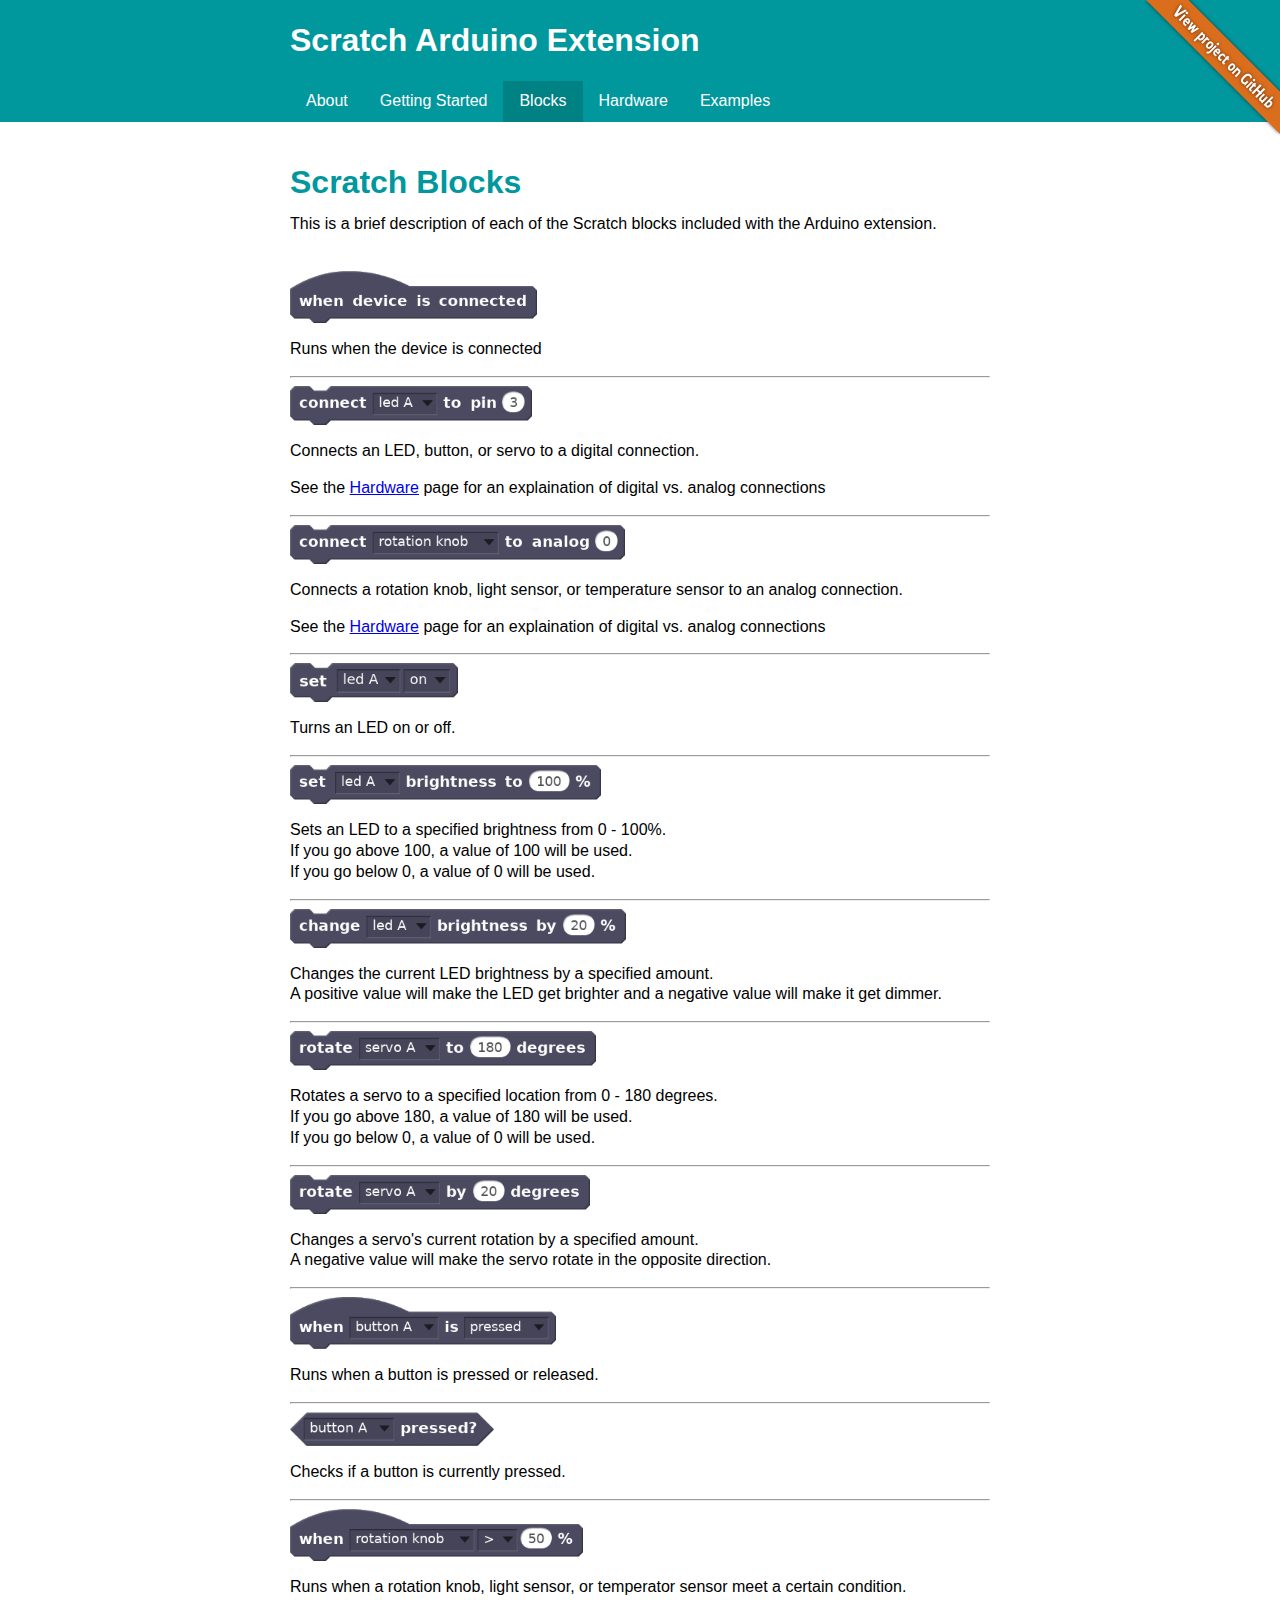
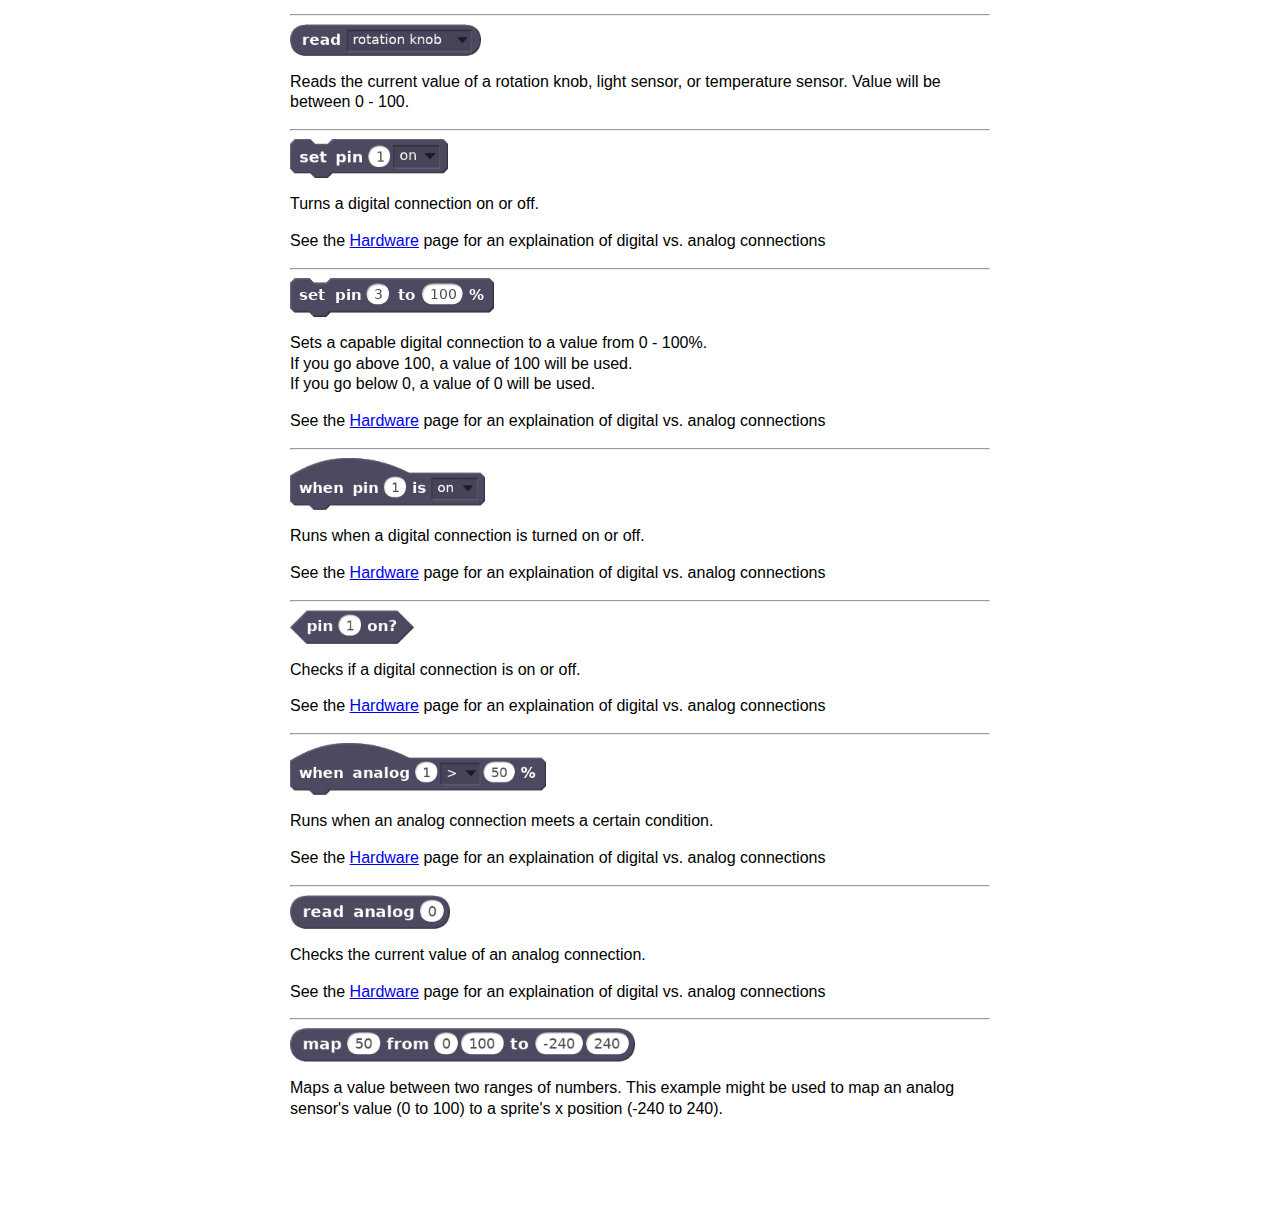
<file: blocks.html>
<html>
<head>
<title>Scratch Arduino Extension</title>
<link rel="stylesheet" type="text/css" href="style.css"></link>
<meta charset="utf-8" />
</head>
<body>

<div id="header-container">
  <header>
    <h1>Scratch Arduino Extension</h1>
    <ul>
      <li><a href="index.html">About</a></li>
      <li><a href="gettingstarted.html">Getting Started</a></li>
      <li><a class="selected" href="blocks.html">Blocks</a></li>
      <li><a href="hardware.html">Hardware</a></li>
      <li><a href="examples.html">Examples</a></li>
    </ul>
  </header>
  <a href="https://github.com/khanning/scratch-arduino-extension">
    <img id="github-banner" src="images/github-banner.png" alt="View project on Github" />
  </a>
</div>

<div id="content-container">

  <a name="blocks" />
  <h1>Scratch Blocks</h1>
  <p>This is a brief description of each of the Scratch blocks included with the Arduino extension.</p>
  <br />

  <div class="block">
  <img height="52" src="images/blocks/device-connected.png" />
  <p>Runs when the device is connected</p>
  </div>

  <hr />

  <div class="block">
  <img height="39" src="images/blocks/led-connect.png" />
  <p>Connects an LED, button, or servo to a digital connection.</p>
  <p>See the <a href="hardware.html">Hardware</a> page for an explaination of digital vs. analog connections</p>
  </div>

  <hr />

  <div class="block">
  <img height="39" src="images/blocks/sensor-connect.png" />
  <p>Connects a rotation knob, light sensor, or temperature sensor to an analog connection.
  <p>See the <a href="hardware.html">Hardware</a> page for an explaination of digital vs. analog connections</p>
  </div>

  <hr />

  <div class="block">
  <img height="39" src="images/blocks/led-digital.png" />
  <p>Turns an LED on or off.</p>
  </div>

  <hr />

  <div class="block">
  <img height="39" src="images/blocks/led-set.png" />
  <p>Sets an LED to a specified brightness from 0 - 100%.<br />If you go above 100, a value of 100 will be used.<br />If you go below 0, a value of 0 will be used.</p>
  </div>

  <hr />

  <div class="block">
  <img height="39" src="images/blocks/led-change.png" />
  <p>Changes the current LED brightness by a specified amount.<br />A positive value will make the LED get brighter and a negative value will make it get dimmer.</p>
  </div>

  <hr />

  <div class="block">
  <img height="39" src="images/blocks/servo-set.png" />
  <p>Rotates a servo to a specified location from 0 - 180 degrees.<br />If you go above 180, a value of 180 will be used.<br />If you go below 0, a value of 0 will be used.</p>
  </div>

  <hr />

  <div class="block">
  <img height="39" src="images/blocks/servo-change.png" />
  <p>Changes a servo's current rotation by a specified amount.<br />A negative value will make the servo rotate in the opposite direction.</p>
  </div>

  <hr />

  <div class="block">
  <img height="52" src="images/blocks/button-when.png" />
  <p>Runs when a button is pressed or released.</p>
  </div>

  <hr />

  <div class="block">
  <img height="34" src="images/blocks/button-boolean.png" />
  <p>Checks if a button is currently pressed.</p>
  </div>

  <hr />

  <div class="block">
  <img height="52" src="images/blocks/sensor-when.png" />
  <p>Runs when a rotation knob, light sensor, or temperator sensor meet a certain condition.<p>
  </div>

  <hr />

  <div class="block">
  <img height="32" src="images/blocks/sensor-read.png" />
  <p>Reads the current value of a rotation knob, light sensor, or temperature sensor. Value will be between 0 - 100.</p>
  </div>

  <hr />

  <div class="block">
  <img height="39" src="images/blocks/pin-write-digital.png" />
  <p>Turns a digital connection on or off.</p>
  <p>See the <a href="hardware.html">Hardware</a> page for an explaination of digital vs. analog connections</p>
  </div>

  <hr />

  <div class="block">
  <img height="39" src="images/blocks/pin-write-analog.png" />
  <p>Sets a capable digital connection to a value from 0 - 100%.<br />If you go above 100, a value of 100 will be used.<br />If you go below 0, a value of 0 will be used.</p>
  <p>See the <a href="hardware.html">Hardware</a> page for an explaination of digital vs. analog connections</p>
  </div>

  <hr />

  <div class="block">
  <img height="52" src="images/blocks/pin-when-digital.png" />
  </p>Runs when a digital connection is turned on or off.</p>
  <p>See the <a href="hardware.html">Hardware</a> page for an explaination of digital vs. analog connections</p>
  </div>

  <hr />

  <div class="block">
  <img height="34" src="images/blocks/pin-read-digital.png" />
  <p>Checks if a digital connection is on or off.</p>
  <p>See the <a href="hardware.html">Hardware</a> page for an explaination of digital vs. analog connections</p>
  </div>

  <hr />

  <div class="block">
  <img height="52" src="images/blocks/pin-when-analog.png" />
  </p>Runs when an analog connection meets a certain condition.</p>
  <p>See the <a href="hardware.html">Hardware</a> page for an explaination of digital vs. analog connections</p>
  </div>

  <hr />

  <div class="block">
  <img height="34" src="images/blocks/pin-read-analog.png" />
  <p>Checks the current value of an analog connection.</p>
  <p>See the <a href="hardware.html">Hardware</a> page for an explaination of digital vs. analog connections</p>
  </div>

  <hr />

  <div class="block">
  <img height="34" src="images/blocks/map.png" />
  <p>Maps a value between two ranges of numbers. This example might be used to map an analog sensor's value (0 to 100) to a sprite's x position (-240 to 240).</p>
  </div>

</div>

<br />

</body>
</html>
</file>
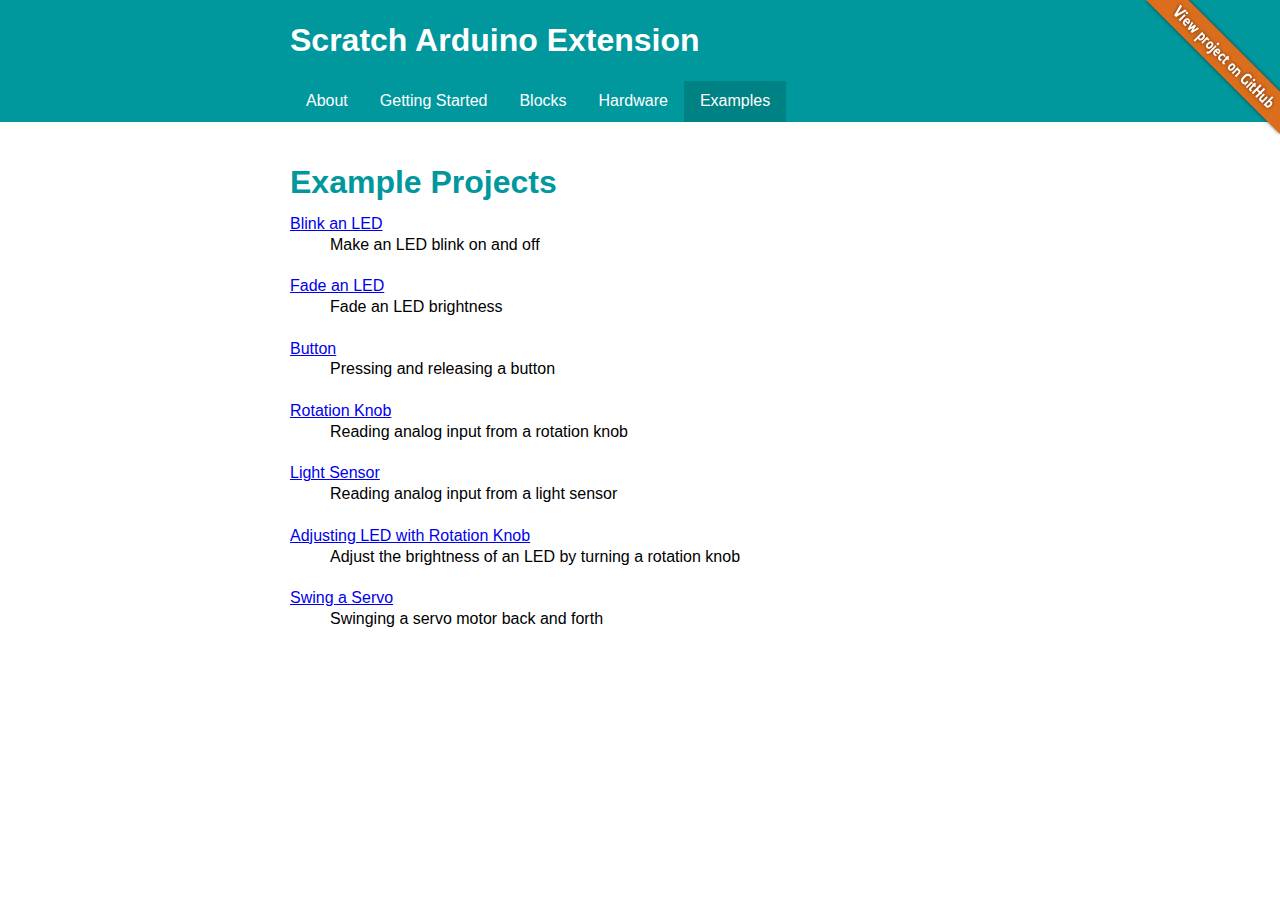
<file: examples.html>
<html>
<head>
<title>Scratch Arduino Extension</title>
<link rel="stylesheet" type="text/css" href="style.css"></link>
<meta charset="utf-8" />
</head>
<body>

<div id="header-container">
  <header>
    <h1>Scratch Arduino Extension</h1>
		<ul>
			<li><a href="index.html">About</a></li>
			<li><a href="gettingstarted.html">Getting Started</a></li>
			<li><a href="blocks.html">Blocks</a></li>
			<li><a href="hardware.html">Hardware</a></li>
			<li><a class="selected" href="examples.html">Examples</a></li>
		</ul>
  </header>
  <a href="https://github.com/khanning/scratch-arduino-extension">
    <img id="github-banner" src="images/github-banner.png" alt="View project on Github" />
  </a>
</div>

<div id="content-container">

  <a name="examples" />
  <h1>Example Projects</h1>

  <dl>
    <dt><a target="_new" href="http://scratchx.org/?url=http://khanning.github.io/scratch-arduino-extension/examples/Arduino%20Example%20-%20Blink%20an%20LED.sbx">Blink an LED</a></dt>
    <dd>Make an LED blink on and off</dd>
    <br />
    <dt><a target="_new" href="http://scratchx.org/?url=http://khanning.github.io/scratch-arduino-extension/arduino_extension.js&url=http://khanning.github.io/scratch-arduino-extension/examples/Arduino%20Example%20-%20Fade%20an%20LED.sbx">Fade an LED</a></dt>
    <dd>Fade an LED brightness</dd>
    <br />
    <dt><a target="_new" href="http://scratchx.org/?url=http://khanning.github.io/scratch-arduino-extension/arduino_extension.js&url=http://khanning.github.io/scratch-arduino-extension/examples/Arduino%20Example%20-%20Button.sbx">Button</a></dt>
    <dd>Pressing and releasing a button</dd>
    <br />
    <dt><a target="_new" href="http://scratchx.org/?url=http://khanning.github.io/scratch-arduino-extension/arduino_extension.js&url=http://khanning.github.io/scratch-arduino-extension/examples/Arduino%20Example%20-%20Rotation%20Knob.sbx">Rotation Knob</a></dt>
    <dd>Reading analog input from a rotation knob</dd>
    <br />
    <dt><a target="_new" href="http://scratchx.org/?url=http://khanning.github.io/scratch-arduino-extension/arduino_extension.js&url=http://khanning.github.io/scratch-arduino-extension/examples/Arduino%20Example%20-%20Light%20Sensor.sbx">Light Sensor</a></dt>
    <dd>Reading analog input from a light sensor</dd>
    <br />
    <dt><a target="_new" href="http://scratchx.org/?url=http://khanning.github.io/scratch-arduino-extension/arduino_extension.js&url=http://khanning.github.io/scratch-arduino-extension/examples/Arduino%20Example%20-%20Adjusting%20LED%20with%20Rotation%20Knob.sbx">Adjusting LED with Rotation Knob</a></dt>
    <dd>Adjust the brightness of an LED by turning a rotation knob</dd>
    <br />
    <dt><a target="_new" href="http://scratchx.org/?url=http://khanning.github.io/scratch-arduino-extension/arduino_extension.js&url=http://khanning.github.io/scratch-arduino-extension/examples/Arduino%20Example%20-%20Swing%20a%20Servo.sbx">Swing a Servo</a></dt>
    <dd>Swinging a servo motor back and forth</dd>
    <br />
  </dl>
  
</div>

<br />

</body>
</html>
</file>
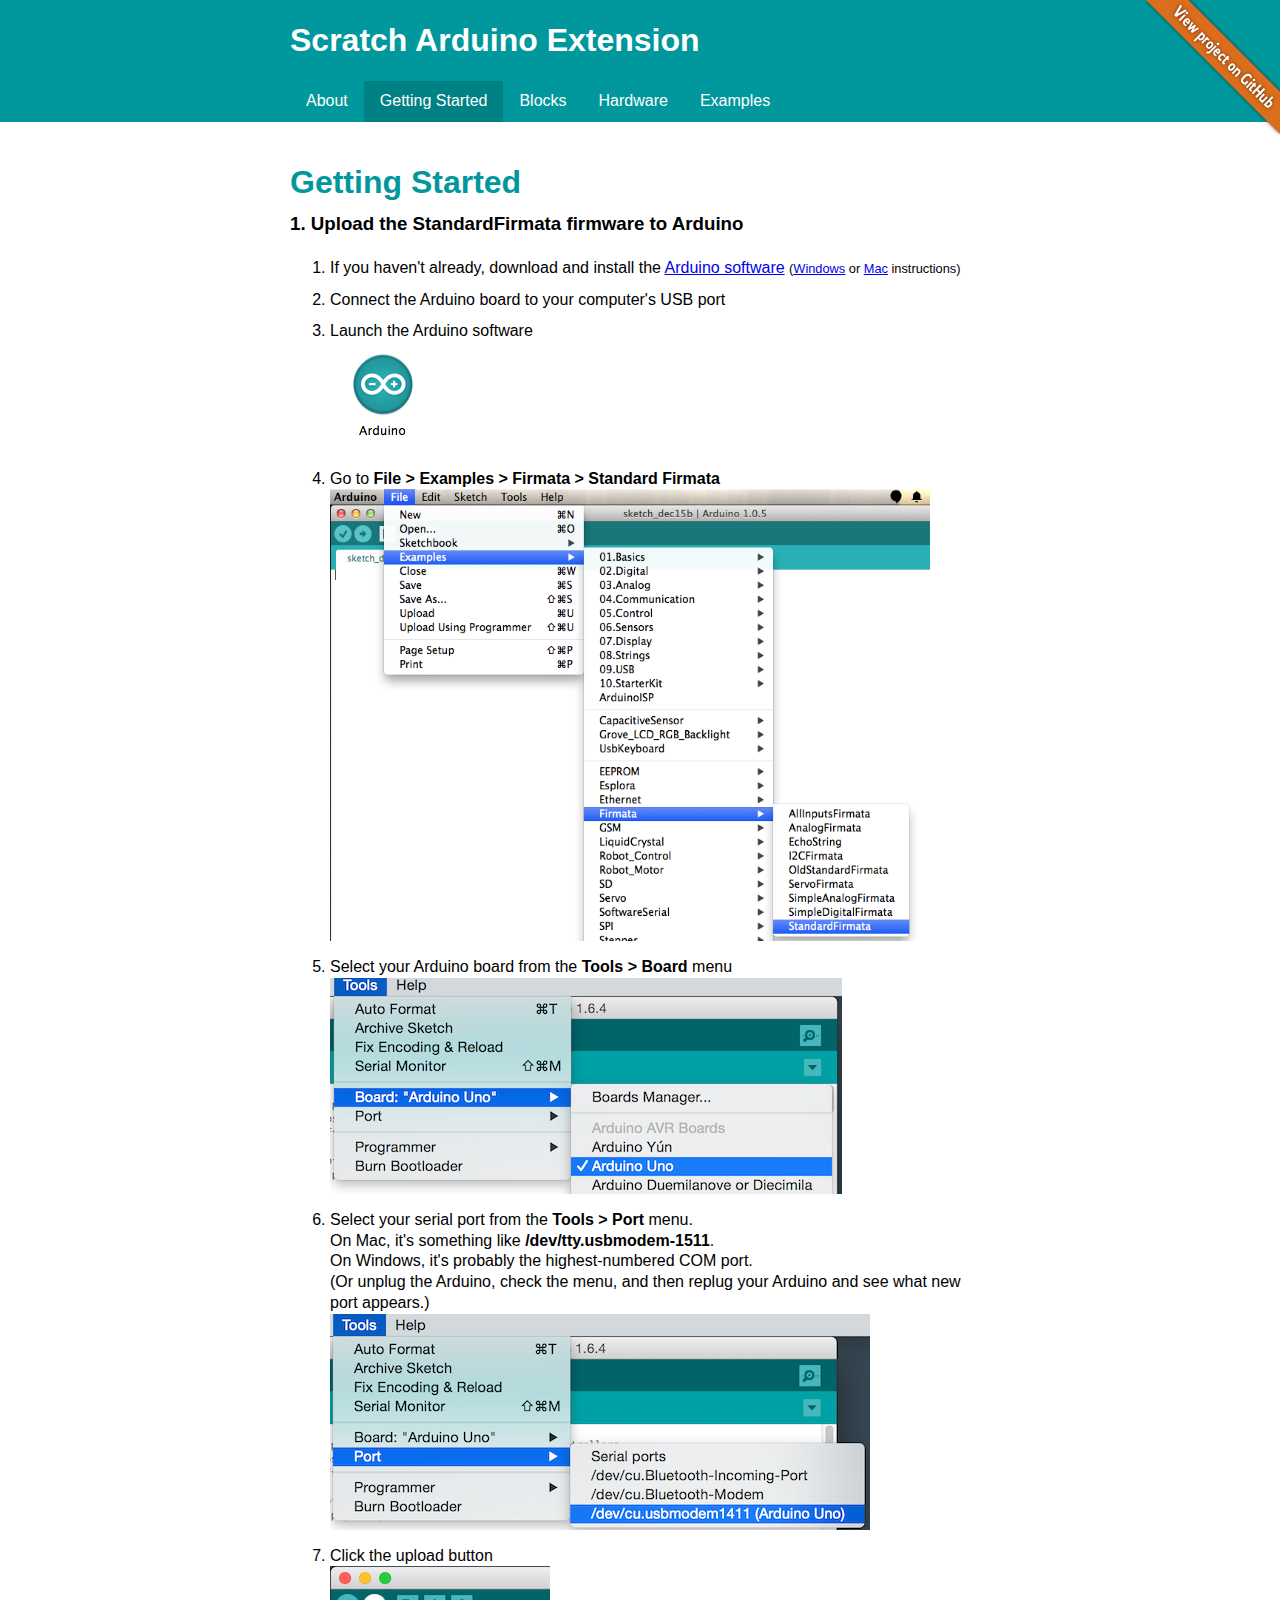
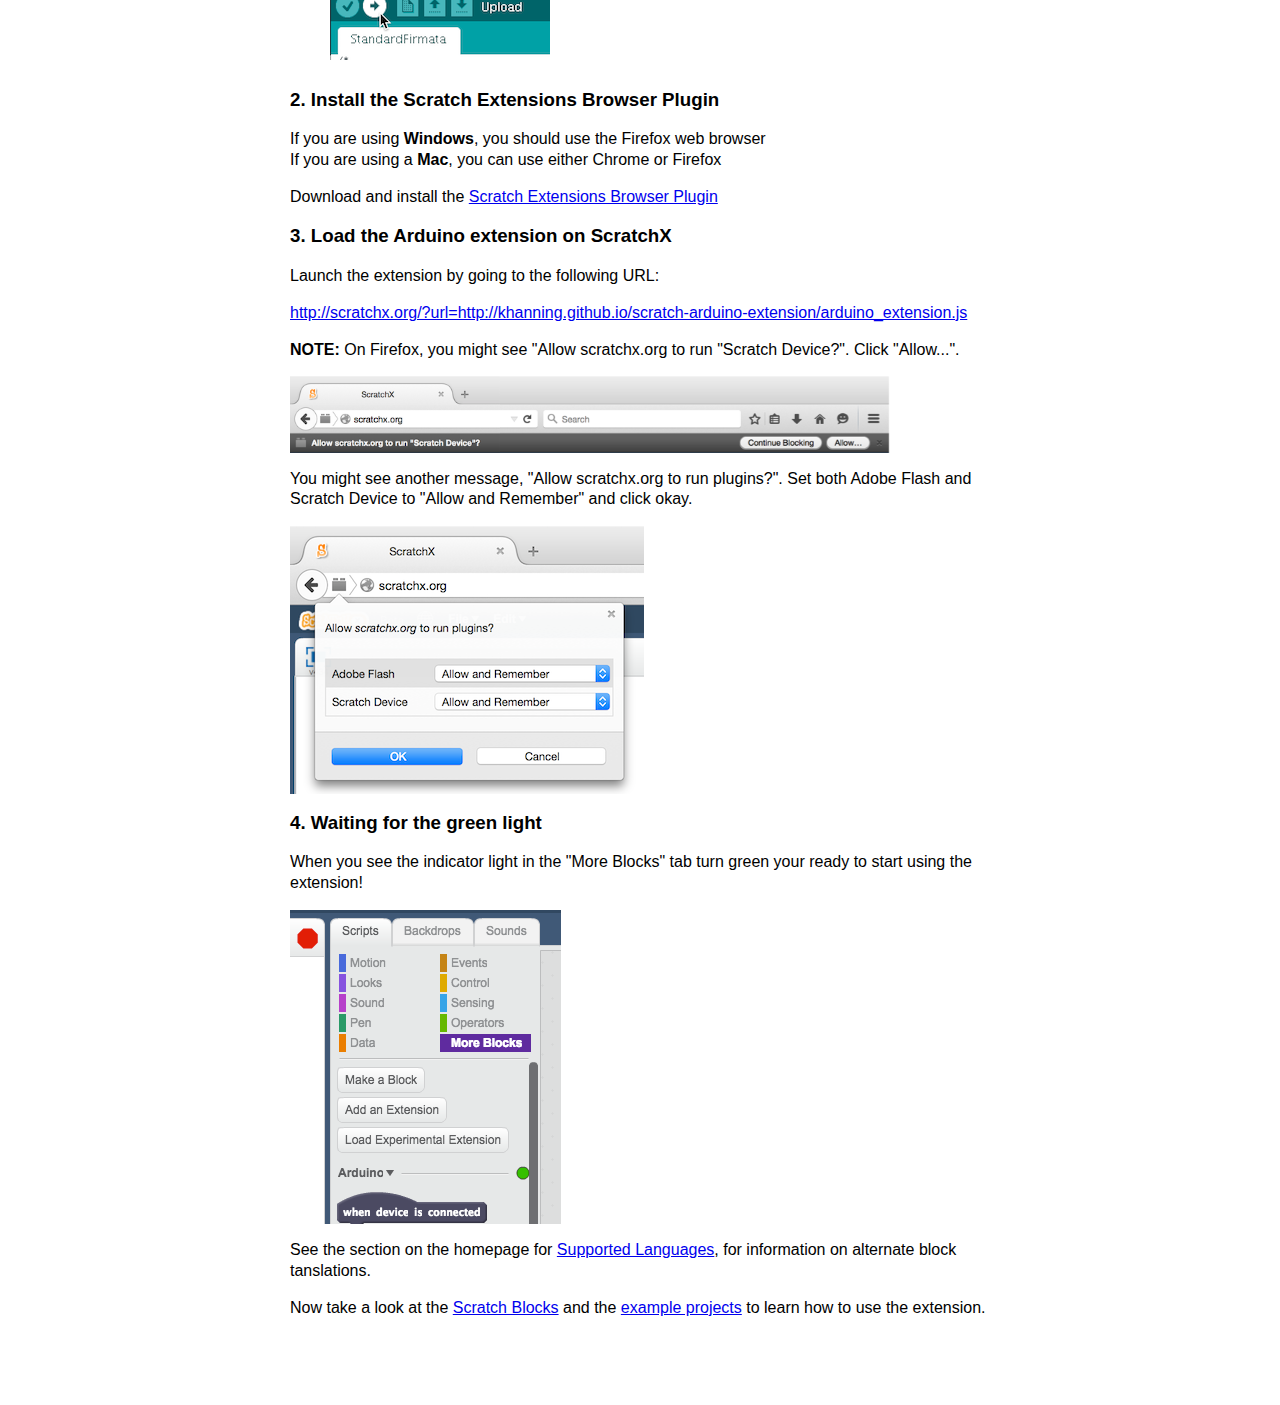
<file: gettingstarted.html>
<html>
<head>
<title>Scratch Arduino Extension</title>
<link rel="stylesheet" type="text/css" href="style.css"></link>
<meta charset="utf-8" />
</head>
<body>

<div id="header-container">
  <header>
    <h1>Scratch Arduino Extension</h1>
    <ul>
      <li><a href="index.html">About</a></li>
      <li><a class="selected" href="gettingstarted.html">Getting Started</a></li>
      <li><a href="blocks.html">Blocks</a></li>
      <li><a href="hardware.html">Hardware</a></li>
      <li><a href="examples.html">Examples</a></li>
    </ul>
  </header>
  <a href="https://github.com/khanning/scratch-arduino-extension">
    <img id="github-banner" src="images/github-banner.png" alt="View project on Github" />
  </a>
</div>

<div id="content-container">

  <a name="getting-started" />
  <h1>Getting Started</h1>

  <h3>1. Upload the StandardFirmata firmware to Arduino</h3>
  <ol>
    <li>If you haven't already, download and install the <a href="http://www.arduino.cc/en/Main/Software">Arduino software</a> <span class="small-text">(<a href="http://www.arduino.cc/en/Guide/Windows">Windows</a> or <a href="http://www.arduino.cc/en/Guide/MacOSX">Mac</a> instructions)</span></li>
    <li>Connect the Arduino board to your computer's USB port</li>
    <li>Launch the Arduino software<br /><img src="images/arduino.png" /></li>
    <li>Go to <b>File &gt; Examples &gt; Firmata &gt; Standard Firmata</b><br /><img src="images/firmata.png" width=600 /></li>
    <li>Select your Arduino board from the <b>Tools &gt; Board</b> menu<br /><img src="images/arduino-board.png" /></li>
    <li>Select your serial port from the <b>Tools &gt; Port</b> menu.<br />On Mac, it's something like <b>/dev/tty.usbmodem-1511</b>.<br />On Windows, it's probably the highest-numbered COM port.<br />(Or unplug the Arduino, check the menu, and then replug your Arduino and see what new port appears.)<br /><img src="images/arduino-port.png" /></li>
    <li>Click the upload button<br /><img src="images/arduino-upload.png" /></li>
  </ol>

  <h3>2. Install the Scratch Extensions Browser Plugin</h3>
  <p>If you are using <b>Windows</b>, you should use the Firefox web browser<br />
  If you are using a <b>Mac</b>, you can use either Chrome or Firefox</p>
  Download and install the <a href="https://scratch.mit.edu/info/ext_download/">Scratch Extensions Browser Plugin</a></li>

  <h3>3. Load the Arduino extension on ScratchX</h3>

  <p>Launch the extension by going to the following URL:</p>
  <a target="_new" href="http://scratchx.org/?url=http://khanning.github.io/scratch-arduino-extension/arduino_extension.js ">http://scratchx.org/?url=http://khanning.github.io/scratch-arduino-extension/arduino_extension.js</a>

  <p><b>NOTE:</b> On Firefox, you might see "Allow scratchx.org to run "Scratch Device?". Click "Allow...".</p>
  <p><img src="images/firefox-plugin.png" width=600 /></p>
  <p>You might see another message, "Allow scratchx.org to run plugins?". Set both Adobe Flash and Scratch Device to "Allow and Remember" and click okay.</p>
  <p><img src="images/firefox-plugin2.png" /></p>

  <h3>4. Waiting for the green light</h3>

  <p>When you see the indicator light in the "More Blocks" tab turn green your ready to start using the extension!</p>
  <img width=271 height=314 src="images/connected.png" alt="Green indicator light" />
  <p>See the section on the homepage for <a href="index.html#languages">Supported Languages</a>, for information on alternate block tanslations.</p>
  <p>Now take a look at the <a href="#blocks">Scratch Blocks</a> and the <a href="#examples">example projects</a> to learn how to use the extension.

</div>

<br />

</body>
</html>
</file>
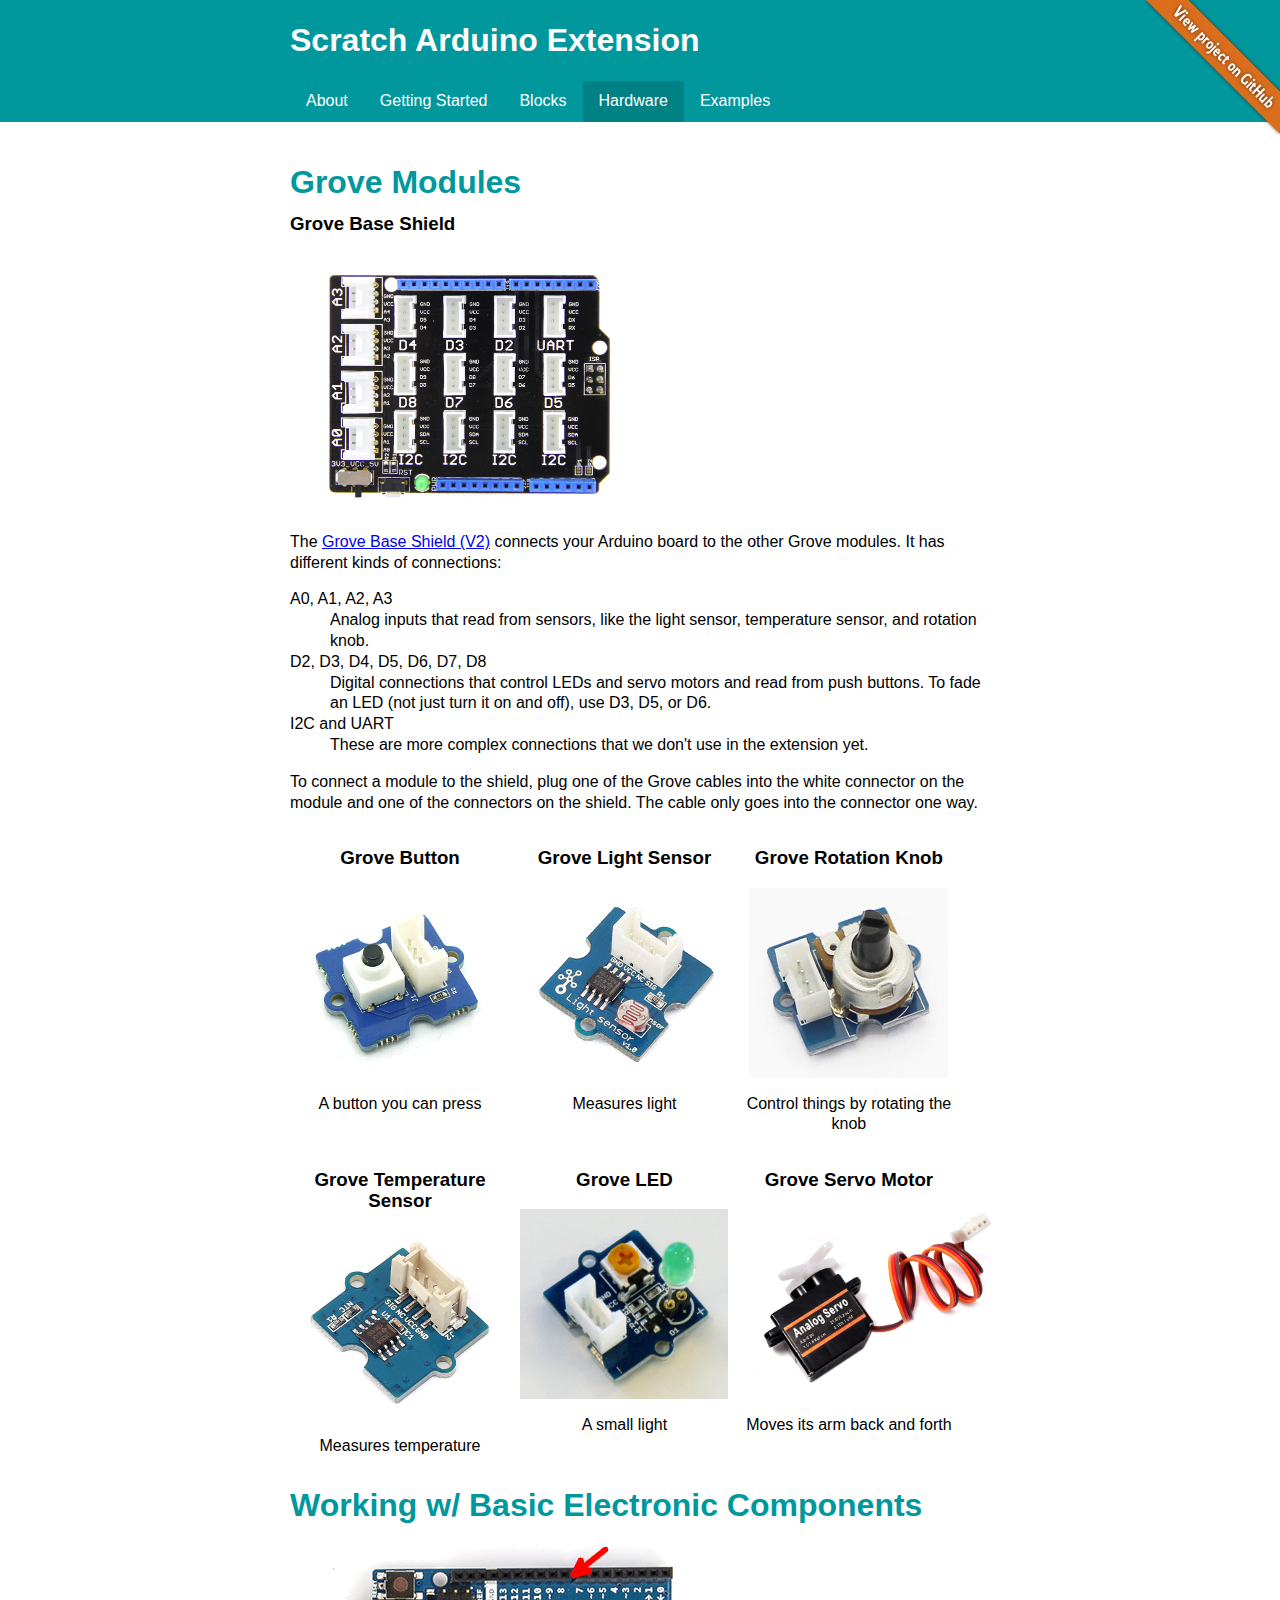
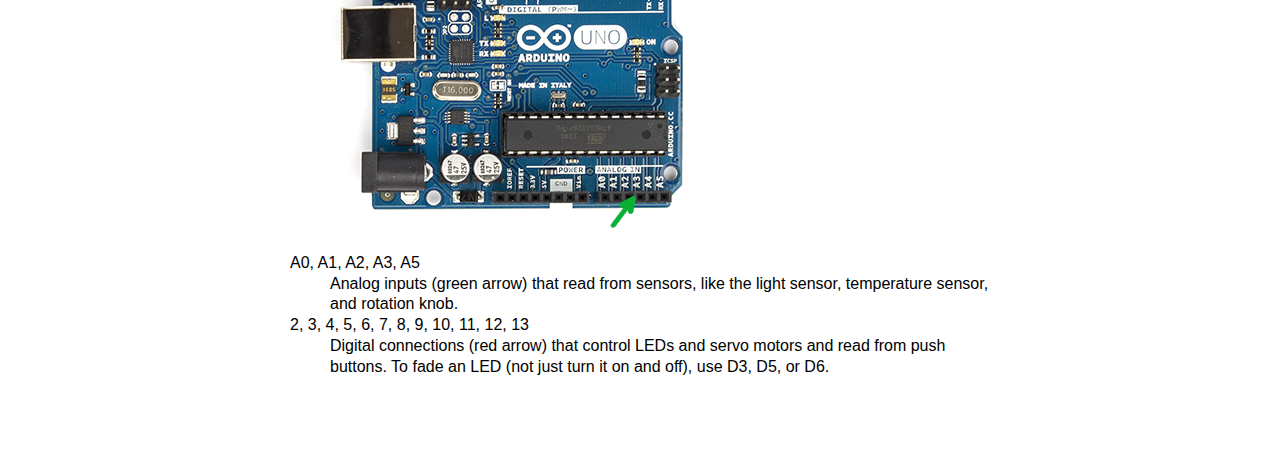
<file: hardware.html>
<html>
<head>
<title>Scratch Arduino Extension</title>
<link rel="stylesheet" type="text/css" href="style.css"></link>
<meta charset="utf-8" />
</head>
<body>

<div id="header-container">
  <header>
    <h1>Scratch Arduino Extension</h1>
    <ul>
      <li><a href="index.html">About</a></li>
      <li><a href="gettingstarted.html">Getting Started</a></li>
      <li><a href="blocks.html">Blocks</a></li>
      <li><a class="selected" href="hardware.html">Hardware</a></li>
      <li><a href="examples.html">Examples</a></li>
    </ul>
  </header>
  <a href="https://github.com/khanning/scratch-arduino-extension">
    <img id="github-banner" src="images/github-banner.png" alt="View project on Github" />
  </a>
</div>

<div id="content-container">

  <a name="grove" />
  <h1>Grove Modules</h1>

  <h3>Grove Base Shield</h3>

  <img width="350" src="images/grove-shield.jpg" />

  <p>The <a href="http://www.seeedstudio.com/depot/Base-Shield-V2-p-1378.html">Grove Base Shield (V2)</a> connects your Arduino board to the other Grove modules. It has different kinds of connections:</p>
  <dl>
  <dt>A0, A1, A2, A3</dt>
  <dd>Analog inputs that read from sensors, like the light sensor, temperature sensor, and rotation knob.</dd>
  <dt>D2, D3, D4, D5, D6, D7, D8</dt>
  <dd>Digital connections that control LEDs and servo motors and read from push buttons. To fade an LED (not just turn it on and off), use D3, D5, or D6.</dd>
  <dt>I2C and UART</dt>
  <dd>These are more complex connections that we don't use in the extension yet.</dd>
  </dl>
  <p>To connect a module to the shield, plug one of the Grove cables into the white connector on the module and one of the connectors on the shield. The cable only goes into the connector one way.</p>

  <div class="component">
  <h3>Grove Button</h3>
  <img height="190" src="images/grove-button.jpg" />
  <p>A button you can press</p>
  </div>

  <div class="component">
  <h3>Grove Light Sensor</h3>
  <img height="190" src="images/grove-light-sensor.jpg" />
  <p>Measures light</p>
  </div>

  <div class="component">
  <h3>Grove Rotation Knob</h3>
  <img height="190" src="images/grove-rotation-knob.jpg" />
  <p>Control things by rotating the knob</p>
  </div>

  <div class="component">
  <h3>Grove Temperature Sensor</h3>
  <img height="190" src="images/grove-temperature-sensor.jpg" />
  <p>Measures temperature</p>
  </div>

  <div class="component">
  <h3>Grove LED</h3>
  <img height="190" src="images/grove-led.jpg" />
  <p>A small light</p>
  </div>

  <div class="component">
  <h3>Grove Servo Motor</h3>
  <img height="190" src="images/grove-servo-motor.jpg" />
  <p>Moves its arm back and forth</p>
  </div>

  <a name="circuits" />
  <h1>Working w/ Basic Electronic Components</h1>

  <img width=450 src="images/ArduinoUnoPins.png" alt="Arduino Uno" />
  <dl>
  <dt>A0, A1, A2, A3, A5</dt>
  <dd>Analog inputs (green arrow) that read from sensors, like the light sensor, temperature sensor, and rotation knob.</dd>
  <dt>2, 3, 4, 5, 6, 7, 8, 9, 10, 11, 12, 13</dt>
  <dd>Digital connections (red arrow) that control LEDs and servo motors and read from push buttons. To fade an LED (not just turn it on and off), use D3, D5, or D6.</dd>
  </dl>

</div>

<br />

</body>
</html>
</file>
<file: style.css>
body {
  margin: 0;
  padding: 0;
  background-color: #FFF;
  font-family: Arial, Helvetica, sans-serif;
  line-height: 1.3em;
}

h1 {
  color: #00979D;
}

li {
  padding: 5px 0;
}

#header-container {
  margin: 0 0 50px 0;
  background-color: #00979D;
}

header {
  margin: 0 auto;
  max-width: 700px;
}

header h1 {
  color: #FFF;
  margin: 0;
  padding: 30px 0;
}

header ul {
  list-style-type: none;
  margin: 0;
  padding: 0;
  overflow: hidden;
}

header li {
  float: left;
  padding: 0;
}

header li a {
  display: block;
  color: #FFF;
  text-align: center;
  padding: 10px 16px;
  text-decoration: none;
}

header a:hover:not(.selected) {
  background-color: #008184;
}

header .selected {
  background-color: #008184;
}

#github-banner {
  position: absolute;
  top: 0;
  right: 0;
  border: 0;
}

#content-container {
  margin: 0 auto;
  padding-bottom: 50px;
  max-width: 700px;
}

#nav {
  list-style-type: none;
  padding: 0;
}

#nav li {
  padding: 2px 0 0 0;
}

#nav a, #langs a {
  color: blue;
  text-decoration: none;
}

#nav a:hover, #langs a:hover {
  text-decoration: underline;
}

#nav a:visited, #langs a:visited {
  color: blue;
}

.small-text {
  font-size: .8em;
}

.component {
  width: 220px;
  display: inline-block;
  vertical-align: top;
  text-align: center;
}
</file>
